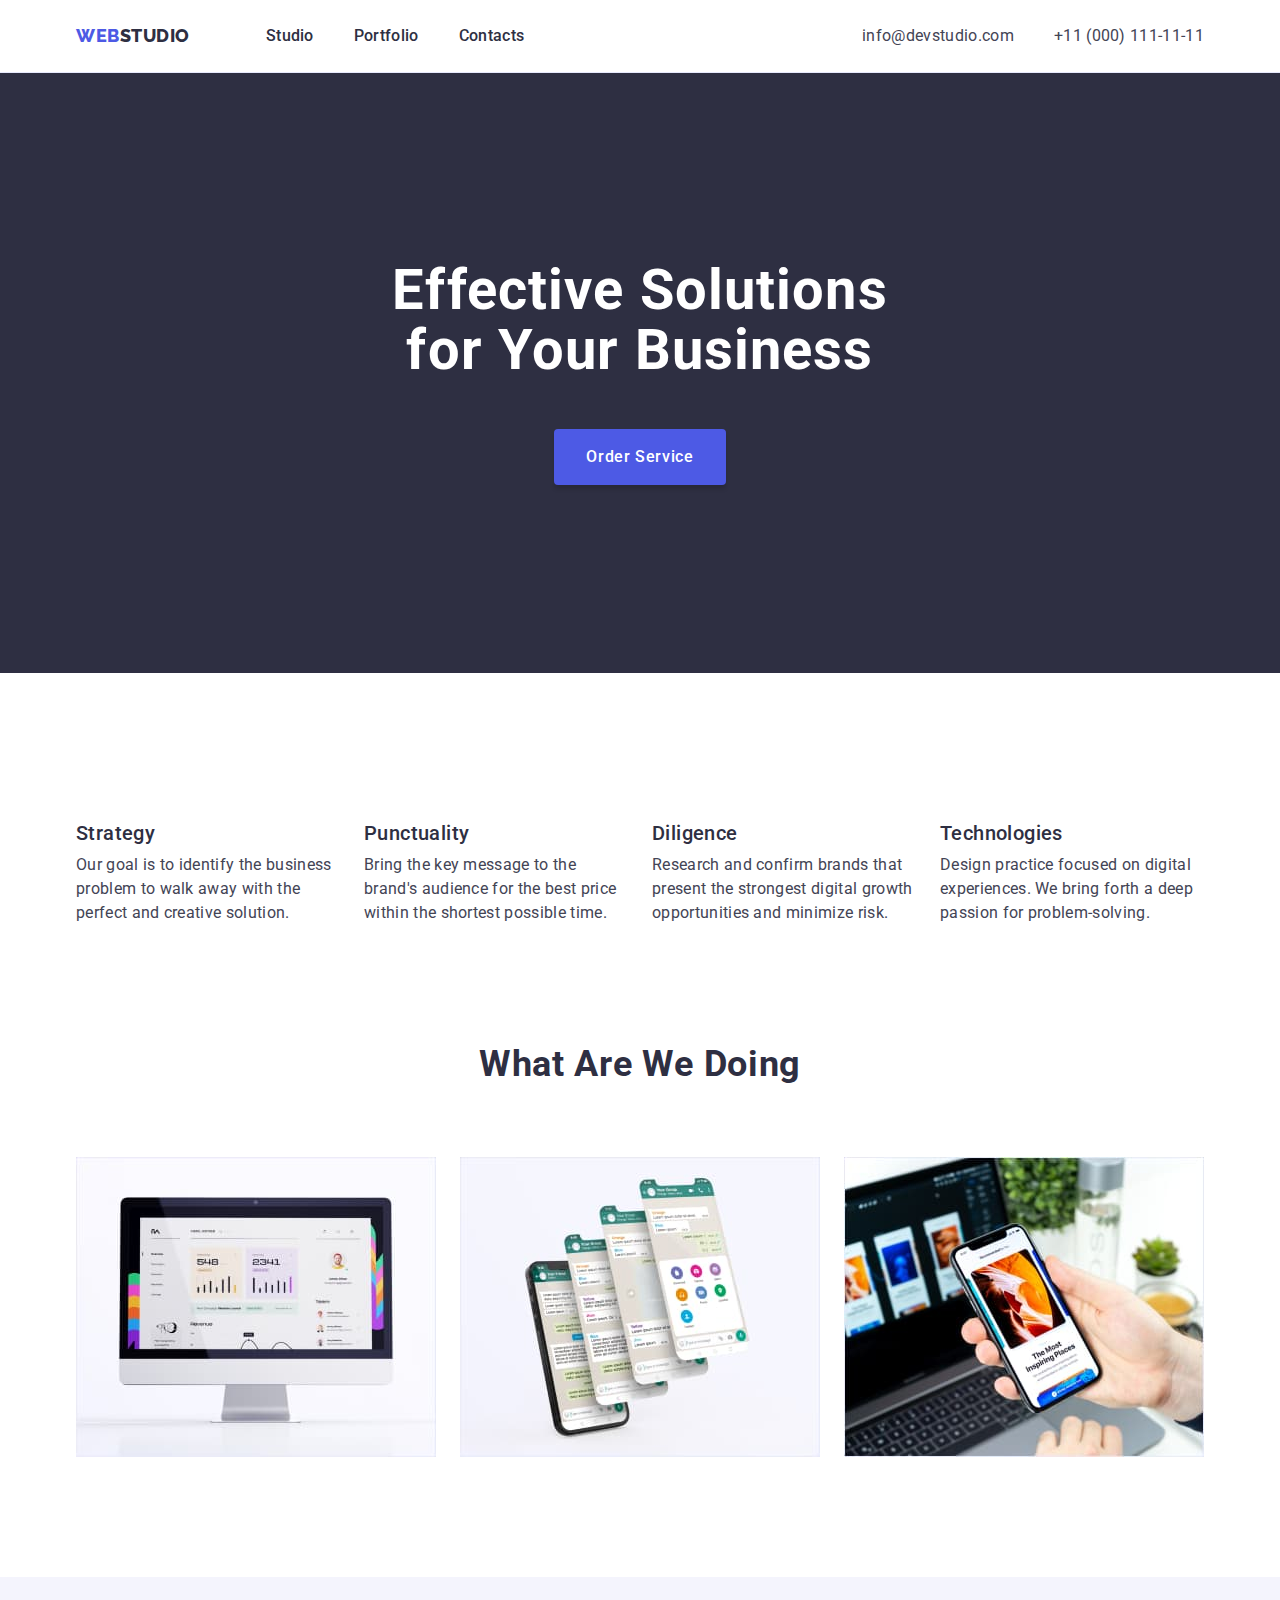
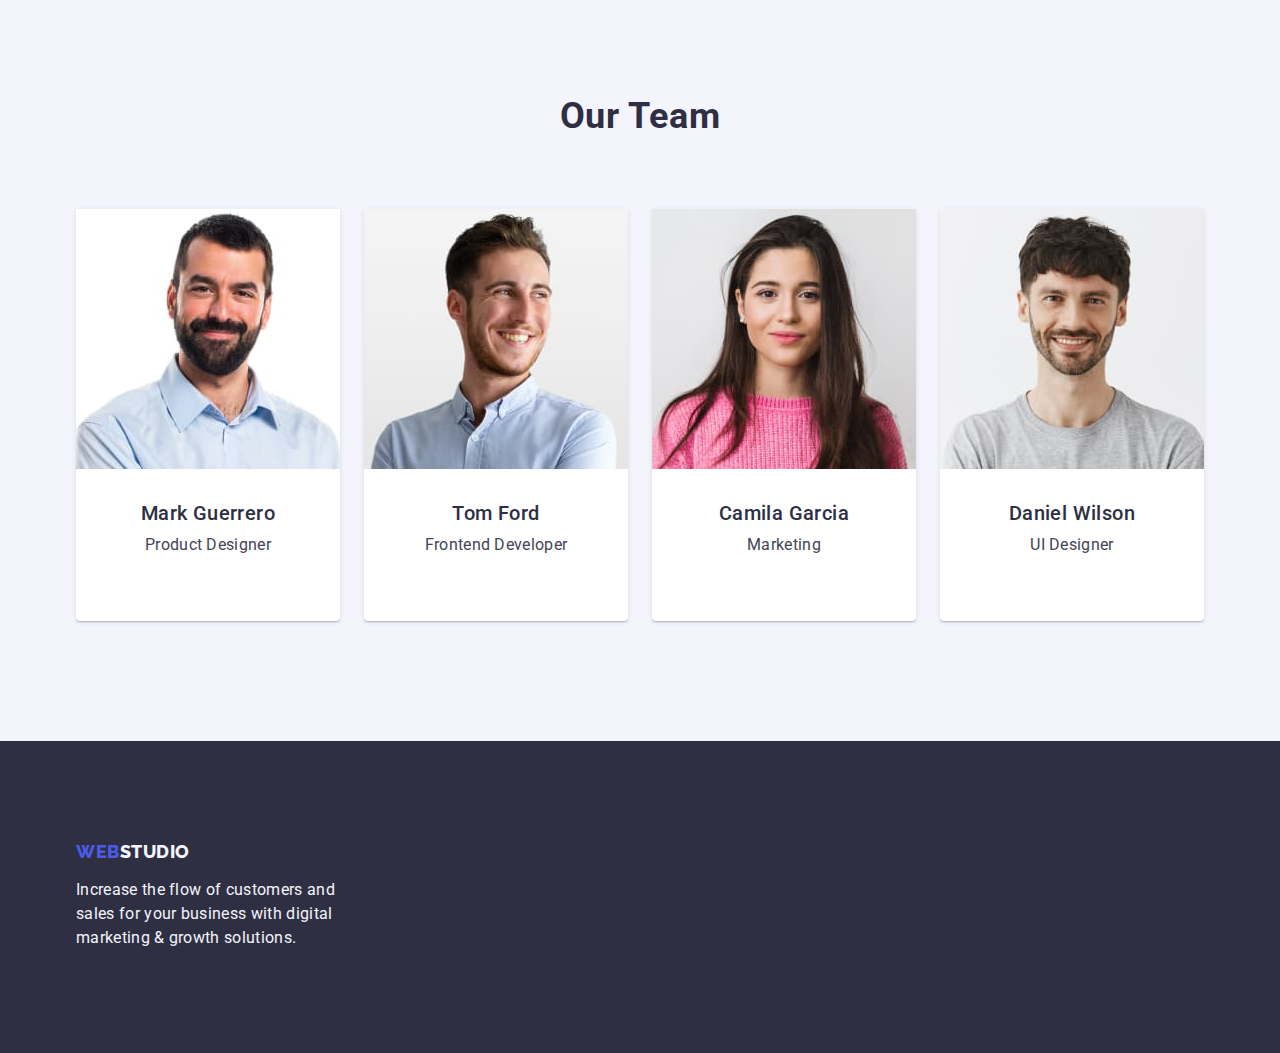
<file: index.html>
<!DOCTYPE html>
<html lang="en">
  <head>
    <meta charset="UTF-8" />
    <meta http-equiv="X-UA-Compatible" content="IE=edge" />
    <meta name="viewport" content="width=device-width, initial-scale=1.0" />
    <title>Webstudio</title>
    <link
      rel="stylesheet"
      href="https://cdn.jsdelivr.net/npm/modern-normalize@1.1.0/modern-normalize.min.css"
    />
    <link rel="preconnect" href="https://fonts.googleapis.com" />
    <link rel="preconnect" href="https://fonts.gstatic.com" crossorigin />
    <link
      href="https://fonts.googleapis.com/css2?family=Raleway:wght@800&family=Roboto:wght@400;500;700&display=swap"
      rel="stylesheet"
    />
    <link rel="stylesheet" href="./css/styles.css" />
  </head>
  <body>
    <!--HEADER-->

    <header class="header">
      <div class="container page-header-container">
        <nav class="nav">
          <a href="./index.html" class="header-logo-link logo-link link"
            >Web<span class="dark-logo">Studio</span></a
          >
          <ul class="menu list">
            <li class="menu-item">
              <a href="./index.html" class="menu-link link">Studio</a>
            </li>
            <li class="menu-item">
              <a href="./portfolio.html" class="menu-link link">Portfolio</a>
            </li>
            <li class="menu-item">
              <a href="" class="menu-link link">Contacts</a>
            </li>
          </ul>
        </nav>
        <address class="address">
          <ul class="address-list list">
            <li class="address-list-item">
              <a href="mailto:info@devstudio.com" class="address-link link"
                >info@devstudio.com</a
              >
            </li>
            <li class="address-list-item">
              <a href="tel:+110001111111" class="address-link link"
                >+11 (000) 111-11-11</a
              >
            </li>
          </ul>
        </address>
      </div>
    </header>

    <!--MAIN-->

    <main class="main">
      <!--main section-->

      <section class="main-section">
        <div class="container main-container">
          <h1 class="main-headline">Effective Solutions for Your Business</h1>
          <button type="button" class="service-btn btn">Order Service</button>
        </div>
      </section>

      <!--section description-->

      <section class="description">
        <div class="container">
          <h2 class="headline-description">Description</h2>
          <ul class="description-list list">
            <li class="description-item">
              <h3 class="headline-third head-description">Strategy</h3>
              <p class="text">
                Our goal is to identify the business problem to walk away with
                the perfect and creative solution.
              </p>
            </li>
            <li class="description-item">
              <h3 class="headline-third head-description">Punctuality</h3>
              <p class="text">
                Bring the key message to the brand's audience for the best price
                within the shortest possible time.
              </p>
            </li>
            <li class="description-item">
              <h3 class="headline-third head-description">Diligence</h3>
              <p class="text">
                Research and confirm brands that present the strongest digital
                growth opportunities and minimize risk.
              </p>
            </li>
            <li class="description-item">
              <h3 class="headline-third head-description">Technologies</h3>
              <p class="text">
                Design practice focused on digital experiences. We bring forth a
                deep passion for problem-solving.
              </p>
            </li>
          </ul>
        </div>
      </section>

      <!--section what are we doing-->

      <section class="work">
        <div class="container">
          <h2 class="headline-secondary">What are we doing</h2>
          <ul class="work-list list">
            <li class="work-item">
              <img
                src="./images/what_are_we_doing/example1.jpg"
                alt="example1"
                width="360"
                height="300"
                class="work-img"
              />
            </li>
            <li class="work-item">
              <img
                src="./images/what_are_we_doing/example2.jpg"
                alt="example3"
                width="360"
                height="300"
                class="work-img"
              />
            </li>
            <li class="work-item">
              <img
                src="./images/what_are_we_doing/example3.jpg"
                alt="example2"
                width="360"
                height="300"
                class="work-img"
              />
            </li>
          </ul>
        </div>
      </section>

      <!--section team-->

      <section class="team">
        <div class="container">
          <h2 class="headline-secondary">Our Team</h2>
          <ul class="team-list list">
            <li class="team-item">
              <img
                src="./images/team/mark_guerrero.jpg"
                alt="Product Designer"
                width="264"
                class="team-img"
              />
              <div class="one-of-team">
                <h3 class="headline-third headline-team">Mark Guerrero</h3>
                <p class="team-text text">Product Designer</p>
              </div>
            </li>
            <li class="team-item">
              <img
                src="./images/team/tom_ford.jpg"
                alt="Frontend Developer"
                width="264"
                height="260"
                class="team-img"
              />
              <div class="one-of-team">
                <h3 class="headline-third headline-team">Tom Ford</h3>
                <p class="team-text text">Frontend Developer</p>
              </div>
            </li>
            <li class="team-item">
              <img
                src="./images/team/camila_garcia.jpg"
                alt="Marketing"
                width="264"
                height="260"
                class="team-img"
              />
              <div class="one-of-team">
                <h3 class="headline-third headline-team">Camila Garcia</h3>
                <p class="team-text text">Marketing</p>
              </div>
            </li>
            <li class="team-item">
              <img
                src="./images/team/daniel_wilson.jpg"
                alt="UI Designer"
                width="264"
                height="260"
                class="team-img"
              />
              <div class="one-of-team">
                <h3 class="headline-third headline-team">Daniel Wilson</h3>
                <p class="team-text text">UI Designer</p>
              </div>
            </li>
          </ul>
        </div>
      </section>
    </main>

    <!--FOOTER-->

    <footer class="footer">
      <div class="container container-footer">
        <a href="./index.html" class="footer-logo logo-link link"
          >Web<span class="light-logo">Studio</span></a
        >
        <p class="text footer-text">
          Increase the flow of customers and sales for your business with
          digital marketing & growth solutions.
        </p>
      </div>
    </footer>
  </body>
</html>
</file>
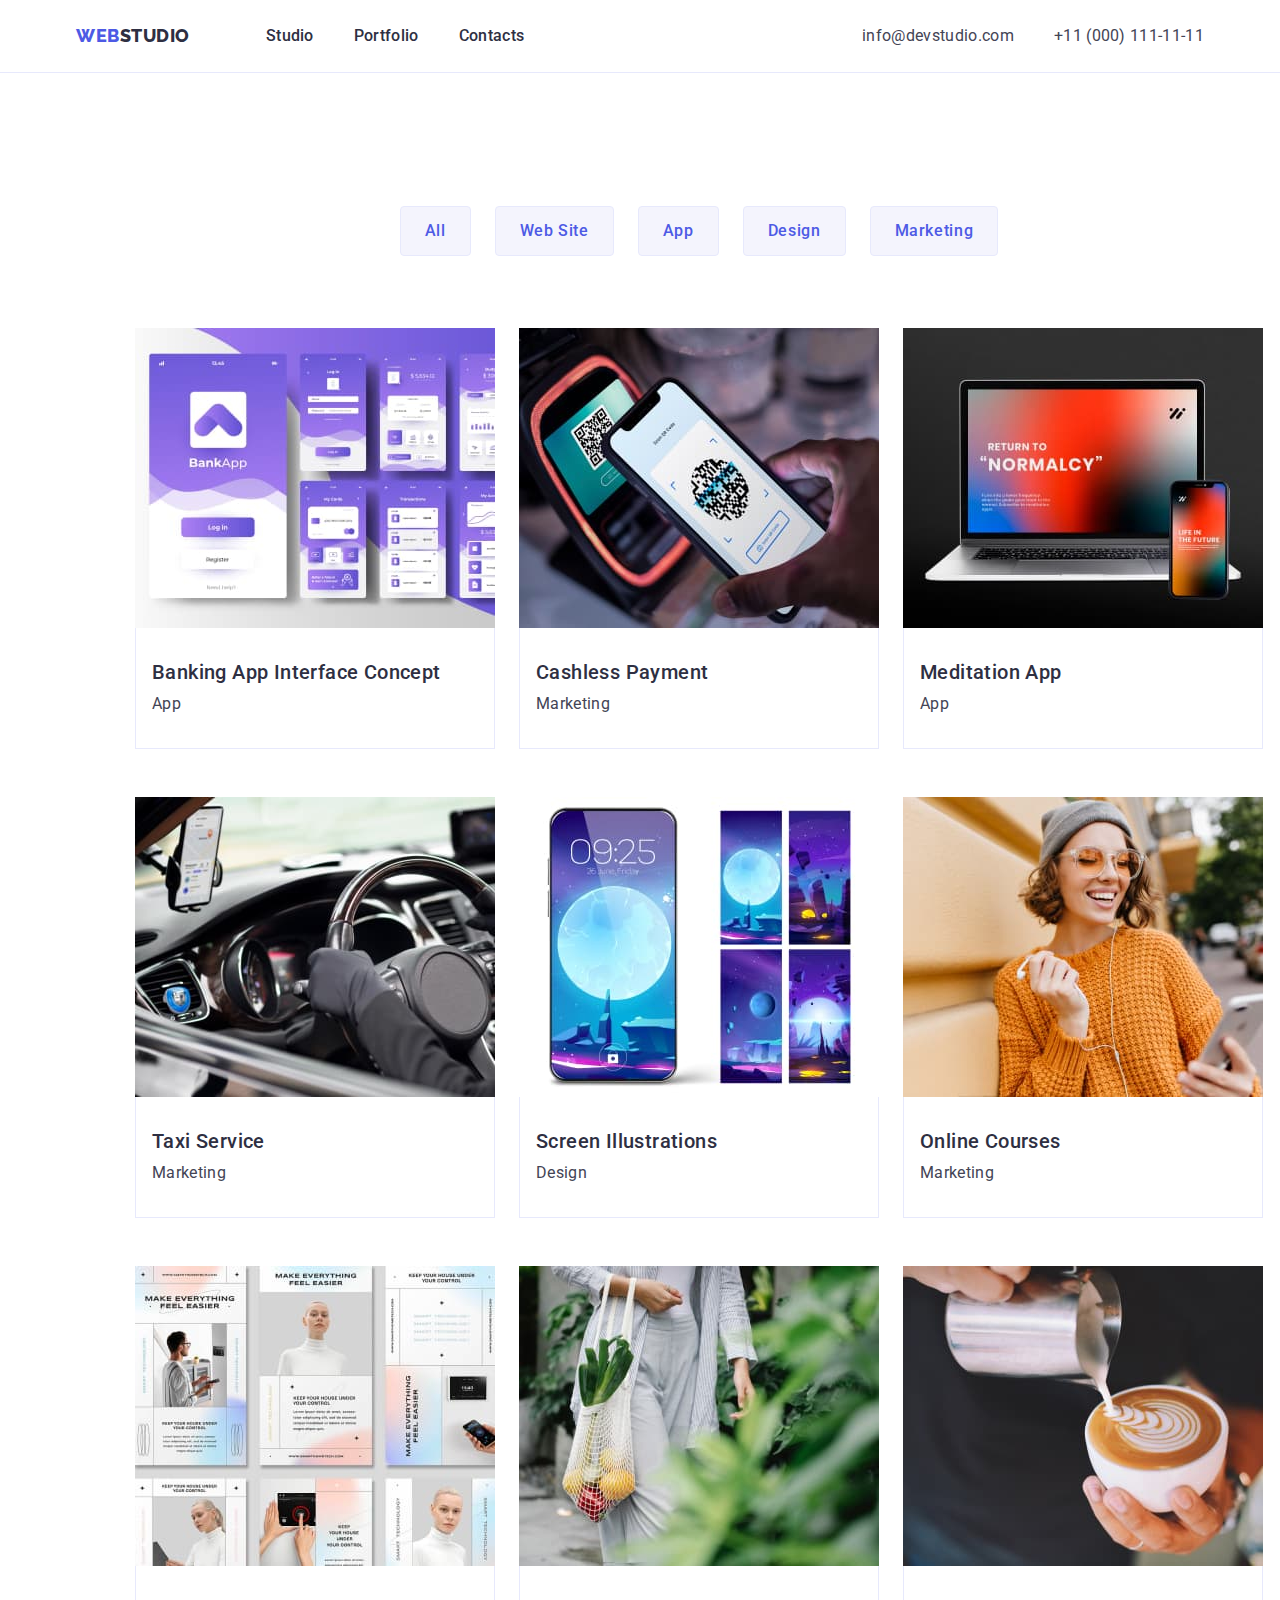
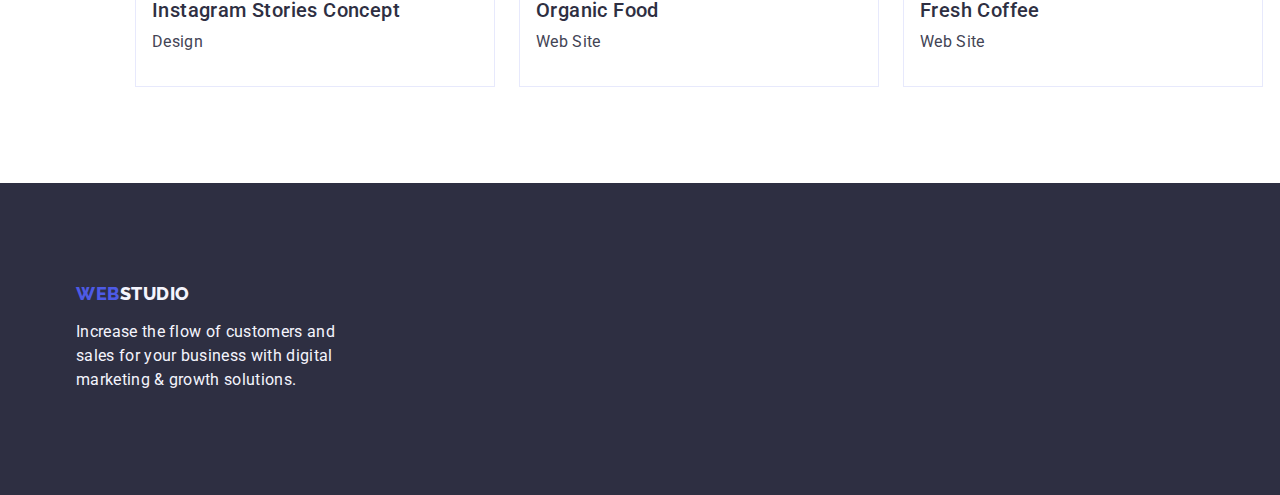
<file: portfolio.html>
<!DOCTYPE html>
<html lang="en">
  <head>
    <meta charset="UTF-8" />
    <meta http-equiv="X-UA-Compatible" content="IE=edge" />
    <meta name="viewport" content="width=device-width, initial-scale=1.0" />
    <title>Portfolio</title>
    <link
      rel="stylesheet"
      href="https://cdn.jsdelivr.net/npm/modern-normalize@1.1.0/modern-normalize.min.css"
    />
    <link rel="preconnect" href="https://fonts.googleapis.com" />
    <link rel="preconnect" href="https://fonts.gstatic.com" crossorigin />
    <link
      href="https://fonts.googleapis.com/css2?family=Raleway:wght@800&family=Roboto:wght@400;500;700&display=swap"
      rel="stylesheet"
    />

    <link rel="stylesheet" href="./css/styles.css" />
  </head>
  <body>
    <!--HEADER-->

    <header class="header">
      <div class="container page-header-container">
        <nav class="nav">
          <a href="./index.html" class="header-logo-link logo-link link"
            >Web<span class="dark-logo">Studio</span></a
          >
          <ul class="menu list">
            <li class="menu-item">
              <a href="./index.html" class="menu-link link">Studio</a>
            </li>
            <li class="menu-item">
              <a href="./portfolio.html" class="menu-link link">Portfolio</a>
            </li>
            <li class="menu-item">
              <a href="" class="menu-link link">Contacts</a>
            </li>
          </ul>
        </nav>
        <address class="address">
          <ul class="address-list list">
            <li class="address-list-item">
              <a href="mailto:info@devstudio.com" class="address-link link"
                >info@devstudio.com</a
              >
            </li>
            <li class="address-list-item">
              <a href="tel:+110001111111" class="address-link link"
                >+11 (000) 111-11-11</a
              >
            </li>
          </ul>
        </address>
      </div>
    </header>
    <!--MAIN-->

    <main class="main-portfolio">
      <section class="main-portfolio-section">
        <div class="container">
          <h1 class="portfolio-headline">Portfolio</h1>

          <ul class="filter-list list">
            <li class="filter-list-item">
              <button type="button" class="filter-btn">All</button>
            </li>
            <li class="filter-list-item">
              <button type="button" class="filter-btn">Web Site</button>
            </li>
            <li class="filter-list-item">
              <button type="button" class="filter-btn">App</button>
            </li>
            <li class="filter-list-item">
              <button type="button" class="filter-btn">Design</button>
            </li>
            <li class="filter-list-item">
              <button type="button" class="filter-btn">Marketing</button>
            </li>
          </ul>
          <ul class="examples-list list">
            <li class="examples-list-item">
              <a href="#" class="link">
                <img
                  src="./images/portfolio/banking_app_interface_concept.jpg"
                  alt="Banking App Interface"
                  class="examples-img"
                  width="360"
                />
                <div class="portfolio-div-text">
                  <h2 class="headline-third portfolio-item-headline">
                    Banking App Interface Concept
                  </h2>
                  <p class="text link-text">App</p>
                </div>
              </a>
            </li>
            <li class="examples-list-item">
              <a href="#" class="link">
                <img
                  src="./images/portfolio/cashless_payment.jpg"
                  alt="Cashless Payment"
                  class="examples-img"
                  width="360"
                />
                <div class="portfolio-div-text">
                  <h2 class="headline-third portfolio-item-headline">
                    Cashless Payment
                  </h2>
                  <p class="text link-text">Marketing</p>
                </div>
              </a>
            </li>
            <li class="examples-list-item">
              <a href="#" class="link">
                <img
                  src="./images/portfolio/meditation_app.jpg"
                  alt="Meditaion App"
                  class="examples-img"
                  width="360"
                />
                <div class="portfolio-div-text">
                  <h2 class="headline-third portfolio-item-headline">
                    Meditation App
                  </h2>
                  <p class="text link-text">App</p>
                </div>
              </a>
            </li>
            <li class="examples-list-item">
              <a href="#" class="link">
                <img
                  src="./images/portfolio/taxi_service.jpg"
                  alt="Taxi Service"
                  class="examples-img"
                  width="360"
                />
                <div class="portfolio-div-text">
                  <h2 class="headline-third portfolio-item-headline">
                    Taxi Service
                  </h2>
                  <p class="text link-text">Marketing</p>
                </div>
              </a>
            </li>
            <li class="examples-list-item">
              <a href="#" class="link">
                <img
                  src="./images/portfolio/screen_illustrations.jpg"
                  alt="Screen Illustrations"
                  class="examples-img"
                  width="360"
                />
                <div class="portfolio-div-text">
                  <h2 class="headline-third portfolio-item-headline">
                    Screen Illustrations
                  </h2>
                  <p class="text link-text">Design</p>
                </div>
              </a>
            </li>
            <li class="examples-list-item">
              <a href="#" class="link">
                <img
                  src="./images/portfolio/online_courses.jpg"
                  alt="Online Courses"
                  class="examples-img"
                  width="360"
                />
                <div class="portfolio-div-text">
                  <h2 class="headline-third portfolio-item-headline">
                    Online Courses
                  </h2>
                  <p class="text link-text">Marketing</p>
                </div>
              </a>
            </li>
            <li class="examples-list-item">
              <a href="#" class="link">
                <img
                  src="./images/portfolio/instagram_stories_concept.jpg"
                  alt="Instagram Stories"
                  class="examples-img"
                  width="360"
                />
                <div class="portfolio-div-text">
                  <h2 class="headline-third portfolio-item-headline">
                    Instagram Stories Concept
                  </h2>
                  <p class="text link-text">Design</p>
                </div>
              </a>
            </li>
            <li class="examples-list-item">
              <a href="#" class="link">
                <img
                  src="./images/portfolio/organic_food.jpg"
                  alt="Organic Food"
                  class="examples-img"
                  width="360"
                />
                <div class="portfolio-div-text">
                  <h2 class="headline-third portfolio-item-headline">
                    Organic Food
                  </h2>
                  <p class="text link-text">Web Site</p>
                </div>
              </a>
            </li>
            <li class="examples-list-item">
              <a href="#" class="link">
                <img
                  src="./images/portfolio/fresh_coffee.jpg"
                  alt="Fresh Coffee"
                  class="examples-img"
                  width="360"
                />
                <div class="portfolio-div-text">
                  <h2 class="headline-third portfolio-item-headline">
                    Fresh Coffee
                  </h2>
                  <p class="text link-text">Web Site</p>
                </div>
              </a>
            </li>
          </ul>
        </div>
      </section>
    </main>

    <!--FOOTER-->

    <footer class="footer">
      <div class="container">
        <a href="./index.html" class="footer-logo logo-link link"
          >Web<span class="light-logo">Studio</span></a
        >
        <p class="text footer-text">
          Increase the flow of customers and sales for your business with
          digital marketing & growth solutions.
        </p>
      </div>
    </footer>
  </body>
</html>
</file>
<file: css/styles.css>
:root {
    --primary-brand: #4D5AE5;
    --pressed-state:#404BBF;
    --dark:#2E2F42;
    --success:#31D0AA;
    --text:#434455;
    --subtle-text:#8E8F99;
    --accent:#E7E9FC;
    --light:#F4F4FD;
    --modal-overlay:#2E2F42;
    --hero-background:#2E2F42;
    --white-background:#FFFFFF;
    --modal-background:#FCFCFC;
    --primary-font: Roboto, Ubuntu, sans-serif;
    --logo-font: Raleway, sans-serif;
}

h1,
h2,
h3,
h4,
p {
    margin-top: 0;
    margin-bottom: 0;
}

ol,
ul {
    margin-top: 0;
    margin-bottom: 0;
    padding-left: 0;
}

img {
    display: block;
}

button {
    cursor: pointer;
}

.list {
    list-style: none;
}

.link {
    text-decoration: none;
}

body {
    font-family: Roboto, sans-serif;
    color: #434455;
    background-color:var(--white-background)
}

.container {
    width: 1158px;
    margin-left: auto;
    margin-right: auto;
    padding-left: 15px;
    padding-right: 15px;
}

/*====COMPONENTS===*/

.logo-link {
    font-family: var(--logo-font);
    font-size: 18px;
    font-weight: 800;
    line-height: 1.17;
    letter-spacing: 0.03em;
    color: var(--primary-brand);
    text-transform: uppercase;
}

.headline-secondary {
    font-weight: 700;
    font-size: 36px;
    line-height: 1.11;
    letter-spacing: 0.02em;
    text-transform: capitalize;
    text-align: center;
    color: var(--dark);
}

.headline-third {
    font-weight: 500;
    font-size: 20px;
    line-height: 1.2;
    letter-spacing: 0.02em;
    color: var(--dark);
}

.text {
    font-weight: 400;
    font-size: 16px;
    line-height: 1.5;
    letter-spacing: 0.02em;
}

/*===/COMPONENTS===*/


/*===HEADER===*/

.header {
    /*padding-top: 24px;
    padding-bottom: 24px;*/
    border-bottom: 1px solid var(--accent);
}

.page-header-container {
    display: flex;
    align-items: center;
    justify-content: space-between;
}

.nav {
    display: flex;
    align-items: center;
}

.menu {
    display: flex;
    align-items: center;
    gap: 40px;
    padding: 24px 0
}

.address-list{
    display: flex;
    align-items: center;
    gap: 40px;
}

.header-logo-link {
    margin-right: 76px;
}


.dark-logo {
    color: var(--dark);
}

.menu-link {
    font-family: Roboto;
    font-size: 16px;
    font-weight: 500;
    line-height: 1.5;
    letter-spacing: 0.02em;
    color: var(--dark);
    padding: 24px 0
}

.menu-link:hover,
.menu-link:focus,
.address-link:hover,
.address-link:focus {
    color: var(--pressed-state);
}

.address {
    font-family: Roboto;
    font-style: normal;
    font-size: 16px;
    font-weight: 400;
    line-height: 1.5;
    letter-spacing: 0.02em;   
}

.address-link {
    color: var(--text);
}

/*===/HEADER===*/


/*===MAIN SECTION===*/

.main-section {
    background-color: var(--hero-background);
    min-height: 600px;
    padding-top: 188px;
    padding-bottom: 188px;
    margin-left: auto;
    margin-right: auto;
}

.main-container {
    display: flex;
    flex-direction: column;
    align-items: center;
}

.main-headline {
    font-weight: 700;
    font-size: 56px;
    line-height: 1.07;
    letter-spacing: 0.02em;
    color: var(--white-background);
    text-align: center;
    margin-bottom: 48px;
    max-width: 496px;
}

.service-btn {
    font-family: "Roboto", sans-serif;
    font-weight: 500;
    font-size: 16px;
    line-height: 24px;
    letter-spacing: 0.04em;
    color: var(--white-background);
    background-color: var(--primary-brand);
    box-shadow: 0px 4px 4px rgba(0, 0, 0, 0.15);
    border-radius: 4px;
    display: block;
    min-width: 169px;
    padding: 16px 32px;
    border: none;
    margin-left: auto;    
    margin-right: auto;   
}

.service-btn:hover,
.service-btn:focus {
    background-color: var(--pressed-state);
}

/*===/MAIN SECTION===*/


/*===SECTION DESCRIPTION===*/

.description {
    padding: 120px 0;
}

.headline-description {
    visibility:hidden;
}

.description-list {
    display: flex;
    justify-content: space-between;
    gap: 24px;
}

.description-item {
    display: flex;
    flex-direction: column;
    align-items: flex-start;
    width: 264px;
}

.head-description {
    margin-bottom: 8px;
}

/*===/SECTION DESCRIPTION===*/


/*===SECTION WHAT ARE WE DOING===*/

.work {
    padding-bottom: 120px;
}

.headline-secondary {
    margin-left: auto;
    margin-right: auto;
    margin-bottom: 72px;
}

.work-list {
    display: flex;
    gap: 24px;
}

.work-item {
    width: calc((100% - 48px) / 3);
}

/*===/SECTION WHAT ARE WE DOING===*/


/*===SECTION TEAM===*/

.team {
    background-color: #F4F4FD;
    padding-top: 120px;
    padding-bottom: 120px;
}

.team-list {
    display: flex;
    gap: 24px;
    
}

.team-item {
    background-color: #FFFFFF;
    display: flex;
    flex-direction: column;
    justify-content: flex-start;
    align-items: center;
    padding: 0px 0px 32px;
    box-shadow: 0px 1px 6px rgba(46, 47, 66, 0.08), 0px 1px 1px rgba(46, 47, 66, 0.16), 0px 2px 1px rgba(46, 47, 66, 0.08);
    border-radius: 0px 0px 4px 4px;
    width: calc((100% - 72px) / 4);
}

.one-of-team {
    padding: 32px 16px;
    border-radius: 0px 0px 4px 4px;
}

.headline-team {
    text-align: center;
    margin-bottom: 8px;
}

.team-text {
    text-align: center;
}

/*===SECTION TEAM===*/


/*===FOOTER===*/

.footer {
    background-color: var(--dark);
    height: 312px;
    padding-top: 100px;
    padding-bottom: 100px;
}


.footer-logo {
    display: inline-block;
    margin-bottom: 16px;
}

.light-logo {
    color: var(--light);
}

.footer-text{
    color: var(--light);
    max-width: 264px;
}

/*===/FOOTER===*/


/*===PORTFOLIO===*/

/*===MAIN SECTION===*/


.main-portfolio-section {
    padding: 96px 120px;
}

.portfolio-headline {
    visibility: hidden;
}

/*===filter-container===*/



.filter-list {
    display: flex;
    justify-content: center;
    gap: 24px;
    margin-bottom: 72px;
}



.filter-btn {
    font-family: "Roboto", sans-serif;
    color: var(--primary-brand);
    background-color: var(--light);
    font-weight: 500;
    font-size: 16px;
    line-height: 1.5;
    letter-spacing: 0.04em; 
    border-radius: 4px;
    display: flex;
    align-items: center;
    padding: 12px 24px;
    border: 1px solid var(--accent);
}

.filter-btn:hover,
.filter-btn:focus {
    border: 1px solid transparent;
    color: var(--white-background);
    background-color: var(--pressed-state);
    box-shadow: 0px 3px 1px rgba(0, 0, 0, 0.1), 0px 2px 1px rgba(0, 0, 0, 0.08), 0px 2px 2px rgba(0, 0, 0, 0.12);
}

/*===/filter-container===*/

/*===examples-container===*/


.examples-list {
    display: flex;
    flex-wrap: wrap;
    column-gap: 24px;
    row-gap: 48px;
    
    
}

.examples-list-item {
    width: calc((100% - 48px) / 3);
    
}

.portfolio-div-text {
    padding: 32px 16px;
    border: 1px solid var(--accent);
    border-top: none;
    
}

.portfolio-item-headline {
    margin-bottom: 8px;
}

.link-text {
    color: var(--text);

}

/*===/examples-container===*/

/*===/MAIN SECTION===*/

/*===/PORTFOLIO===*/
</file>
